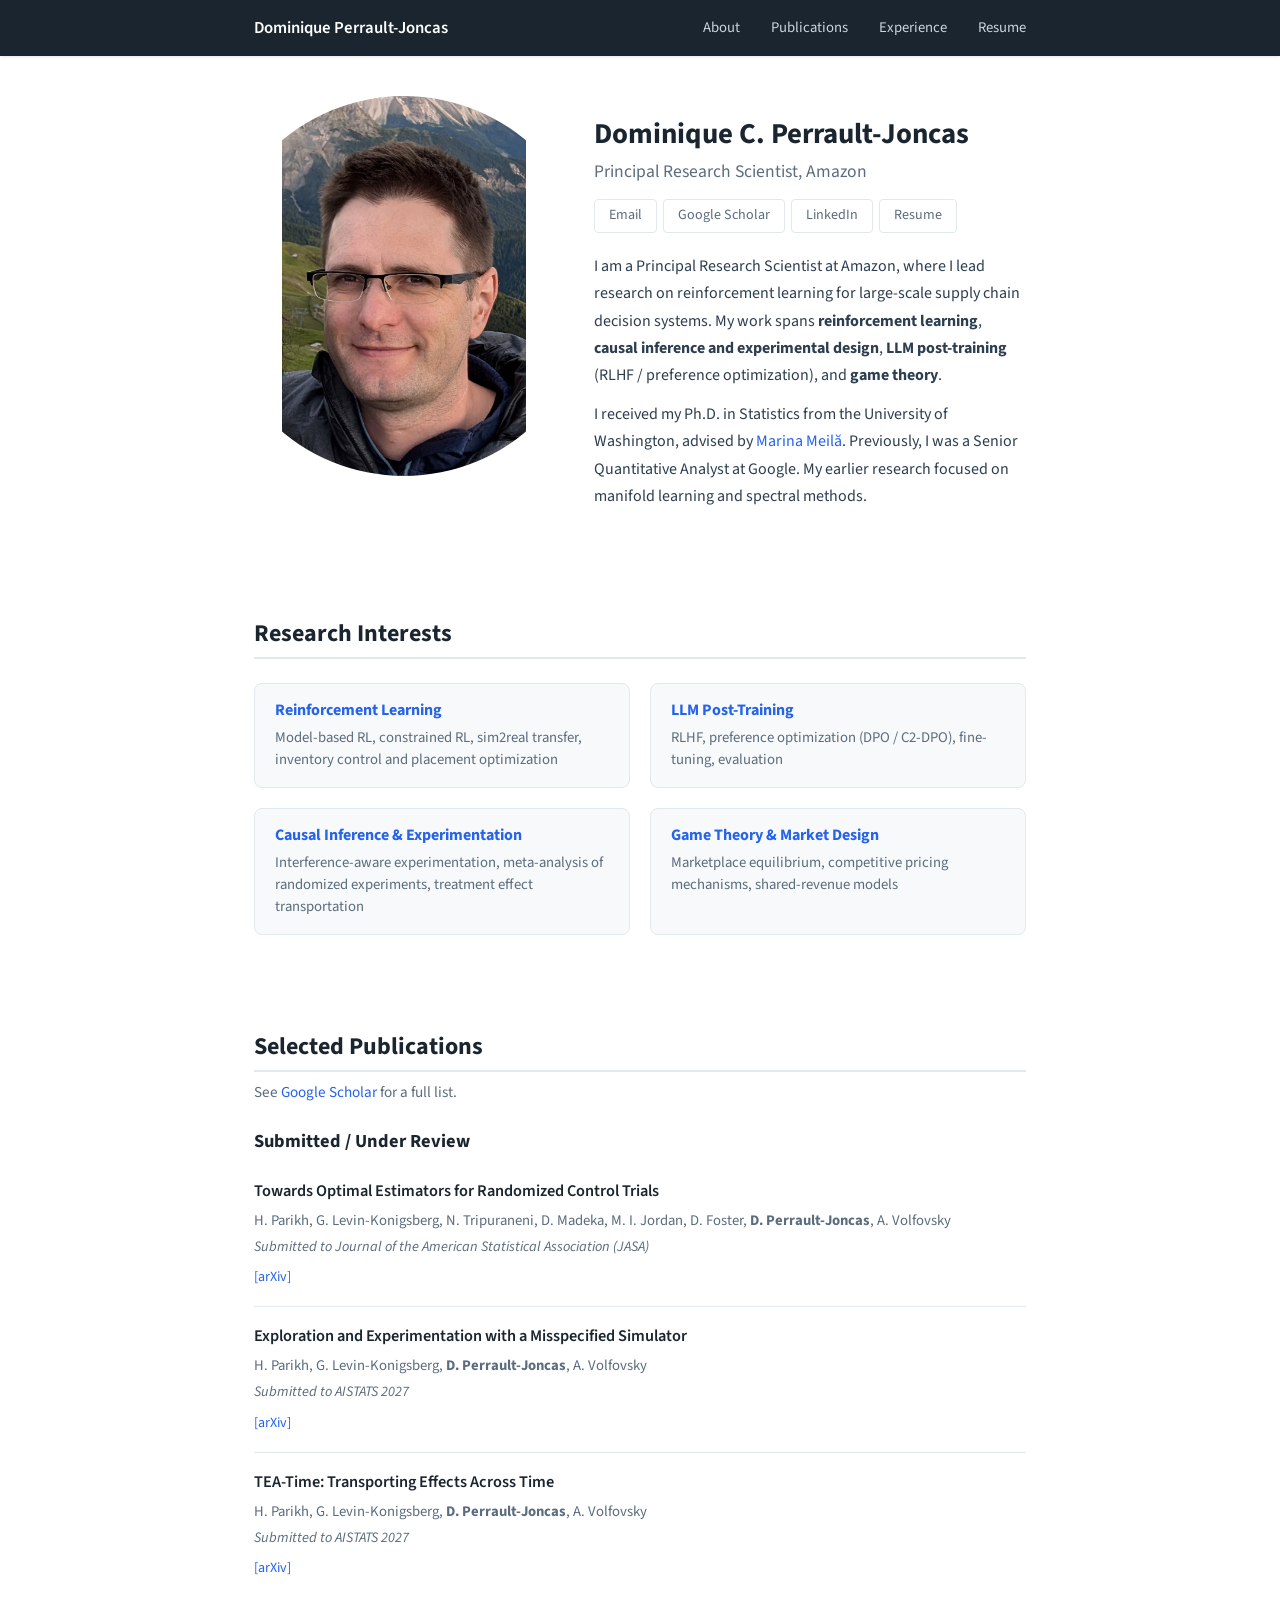
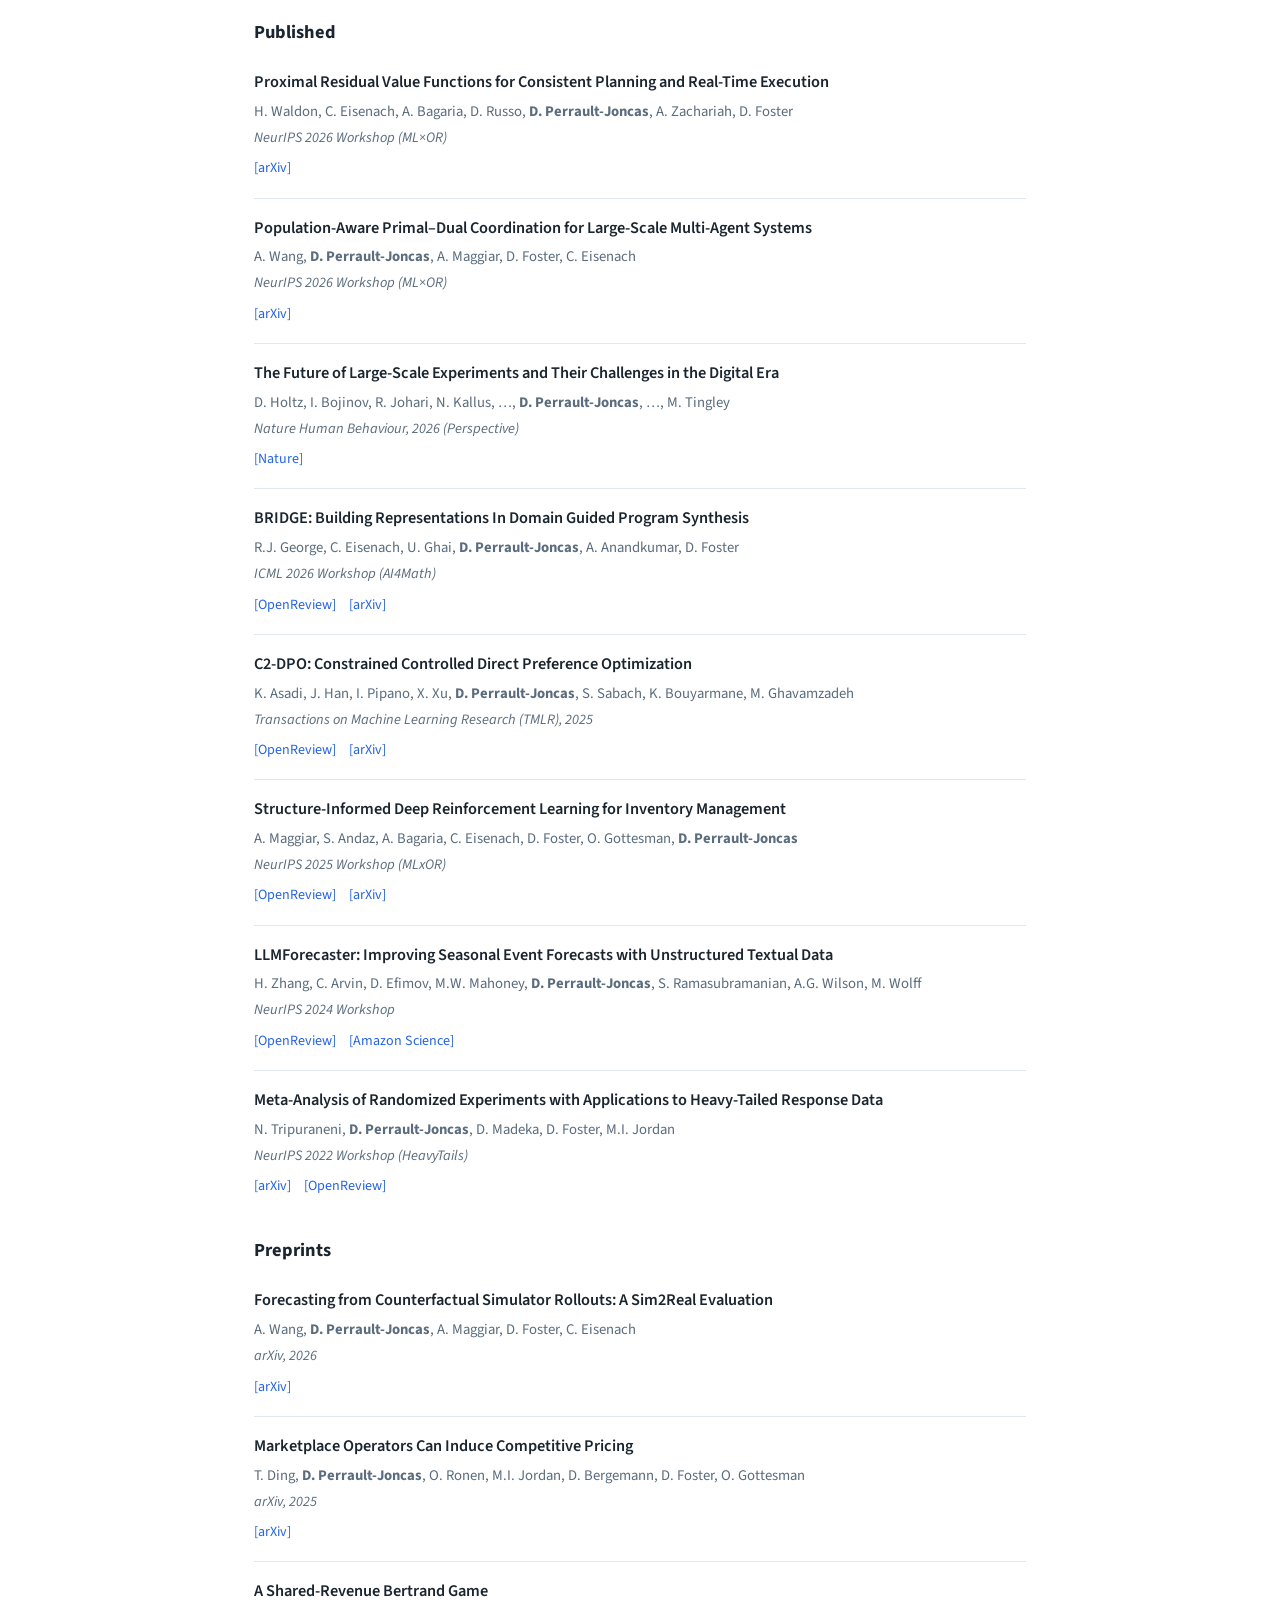
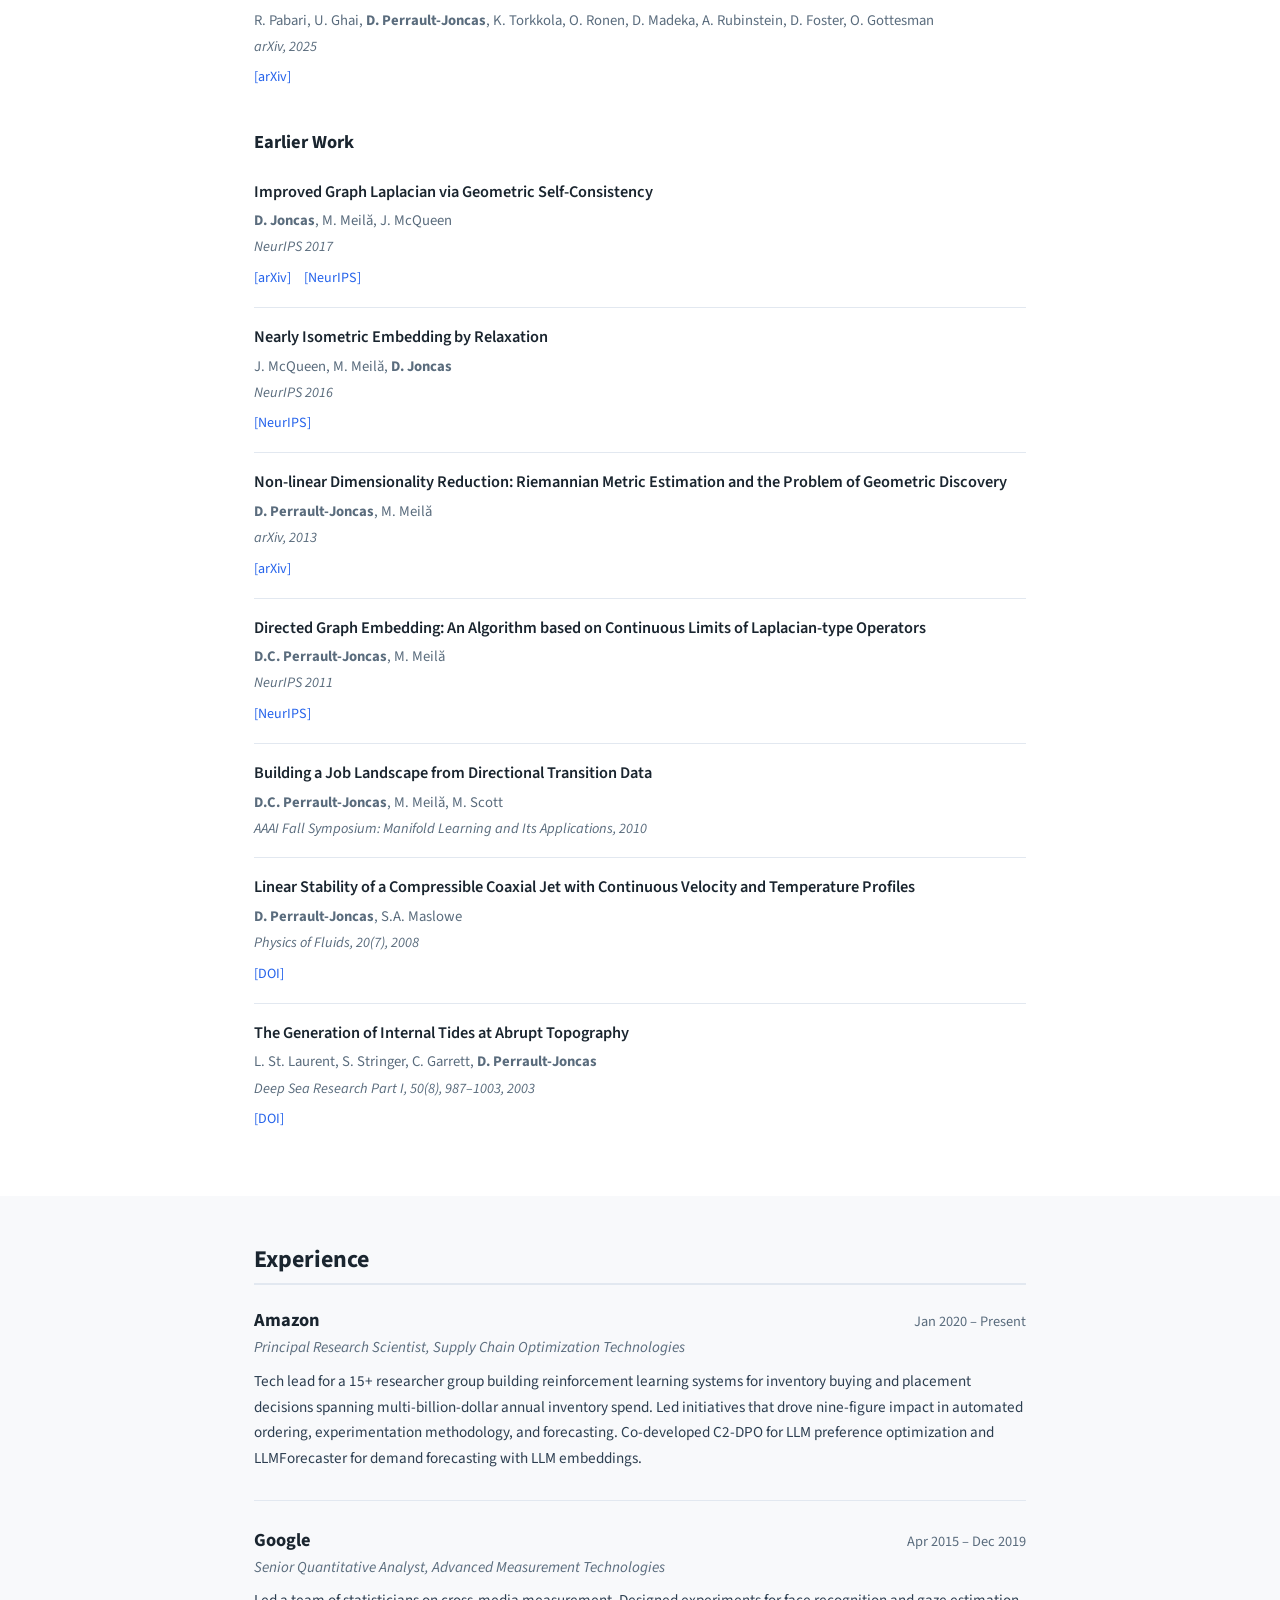
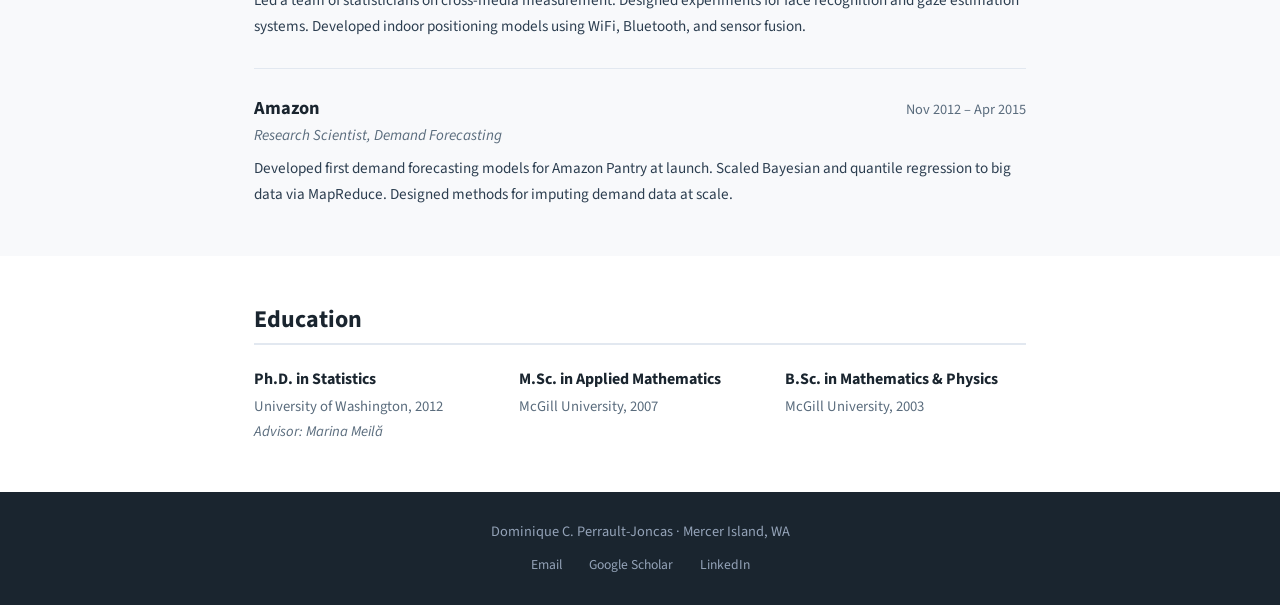
<file: index.html>
<!DOCTYPE html>
<html lang="en">
<head>
  <meta charset="UTF-8">
  <meta name="viewport" content="width=device-width, initial-scale=1.0">
  <meta name="description" content="Dominique C. Perrault-Joncas — Principal Research Scientist at Amazon. Research in reinforcement learning, causal inference, LLM post-training, and game theory. Ph.D. in Statistics, University of Washington.">
  <meta name="robots" content="index, follow">
  <link rel="canonical" href="https://dcpjoncas.github.io/">
  <title>Dominique C. Perrault-Joncas</title>
  <link rel="stylesheet" href="style.css">
  <link rel="preconnect" href="https://fonts.googleapis.com">
  <link rel="preconnect" href="https://fonts.gstatic.com" crossorigin>
  <link href="https://fonts.googleapis.com/css2?family=Source+Sans+3:ital,wght@0,300;0,400;0,600;0,700;1,400&display=swap" rel="stylesheet">
</head>
<body>

<!-- Navigation -->
<nav>
  <div class="nav-container">
    <a href="#" class="nav-name">Dominique Perrault-Joncas</a>
    <div class="nav-links">
      <a href="#about">About</a>
      <a href="#publications">Publications</a>
      <a href="#experience">Experience</a>
      <a href="Resume2026.pdf" target="_blank">Resume</a>
    </div>
  </div>
</nav>

<!-- Hero / About -->
<section id="about" class="hero">
  <div class="container hero-grid">
    <div class="hero-photo">
      <img src="photo.jpg" alt="Dominique C. Perrault-Joncas">
    </div>
    <div class="hero-text">
      <h1>Dominique C. Perrault-Joncas</h1>
      <p class="subtitle">Principal Research Scientist, Amazon</p>

      <div class="social-links">
        <a href="mailto:dcpjoncas@gmail.com" title="Email">Email</a>
        <a href="https://scholar.google.com/citations?user=rhAsq2EAAAAJ&hl=en" target="_blank" title="Google Scholar">Google Scholar</a>

        <a href="https://www.linkedin.com/in/dcpjoncas/" target="_blank" title="LinkedIn">LinkedIn</a>
        <a href="Resume2026.pdf" target="_blank" title="Resume">Resume</a>
      </div>

      <p>
        I am a Principal Research Scientist at Amazon, where I lead research on reinforcement learning
        for large-scale supply chain decision systems. My work spans <strong>reinforcement learning</strong>,
        <strong>causal inference and experimental design</strong>, <strong>LLM post-training</strong> (RLHF / preference optimization),
        and <strong>game theory</strong>.
      </p>
      <p>
        I received my Ph.D. in Statistics from the University of Washington, advised by
        <a href="https://sites.stat.washington.edu/mmp/" target="_blank">Marina Meil&#259;</a>.
        Previously, I was a Senior Quantitative Analyst at Google. My earlier research focused on
        manifold learning and spectral methods.
      </p>
    </div>
  </div>
</section>

<!-- Research Interests -->
<section id="research" class="section">
  <div class="container">
    <h2>Research Interests</h2>
    <div class="interests-grid">
      <div class="interest">
        <h3>Reinforcement Learning</h3>
        <p>Model-based RL, constrained RL, sim2real transfer, inventory control and placement optimization</p>
      </div>
      <div class="interest">
        <h3>LLM Post-Training</h3>
        <p>RLHF, preference optimization (DPO / C2-DPO), fine-tuning, evaluation</p>
      </div>
      <div class="interest">
        <h3>Causal Inference &amp; Experimentation</h3>
        <p>Interference-aware experimentation, meta-analysis of randomized experiments, treatment effect transportation</p>
      </div>
      <div class="interest">
        <h3>Game Theory &amp; Market Design</h3>
        <p>Marketplace equilibrium, competitive pricing mechanisms, shared-revenue models</p>
      </div>
    </div>
  </div>
</section>


<!-- Publications -->
<section id="publications" class="section">
  <div class="container">
    <h2>Selected Publications</h2>
    <p class="section-note">See <a href="https://scholar.google.com/citations?user=rhAsq2EAAAAJ&hl=en" target="_blank">Google Scholar</a> for a full list.</p>

    <h3>Submitted / Under Review</h3>
    <ol class="pub-list">

      <li class="pub">
        <span class="pub-title">Towards Optimal Estimators for Randomized Control Trials</span>
        <span class="pub-authors">H. Parikh, G. Levin-Konigsberg, N. Tripuraneni, D. Madeka, M. I. Jordan, D. Foster, <strong>D. Perrault-Joncas</strong>, A. Volfovsky</span>
        <span class="pub-venue">Submitted to Journal of the American Statistical Association (JASA)</span>
        <span class="pub-links">
          <a href="https://arxiv.org/abs/2607.23254" target="_blank">[arXiv]</a>
        </span>
      </li>

      <li class="pub">
        <span class="pub-title">Exploration and Experimentation with a Misspecified Simulator</span>
        <span class="pub-authors">H. Parikh, G. Levin-Konigsberg, <strong>D. Perrault-Joncas</strong>, A. Volfovsky</span>
        <span class="pub-venue">Submitted to AISTATS 2027</span>
        <span class="pub-links">
          <a href="https://arxiv.org/abs/2605.21458" target="_blank">[arXiv]</a>
        </span>
      </li>

      <li class="pub">
        <span class="pub-title">TEA-Time: Transporting Effects Across Time</span>
        <span class="pub-authors">H. Parikh, G. Levin-Konigsberg, <strong>D. Perrault-Joncas</strong>, A. Volfovsky</span>
        <span class="pub-venue">Submitted to AISTATS 2027</span>
        <span class="pub-links">
          <a href="https://arxiv.org/abs/2603.07018" target="_blank">[arXiv]</a>
        </span>
      </li>

    </ol>

    <h3>Published</h3>
    <ol class="pub-list" reversed>

      <li class="pub">
        <span class="pub-title">Proximal Residual Value Functions for Consistent Planning and Real-Time Execution</span>
        <span class="pub-authors">H. Waldon, C. Eisenach, A. Bagaria, D. Russo, <strong>D. Perrault-Joncas</strong>, A. Zachariah, D. Foster</span>
        <span class="pub-venue">NeurIPS 2026 Workshop (ML&times;OR)</span>
        <span class="pub-links">
          <a href="https://arxiv.org/abs/2609.23242" target="_blank">[arXiv]</a>
        </span>
      </li>

      <li class="pub">
        <span class="pub-title">Population-Aware Primal&ndash;Dual Coordination for Large-Scale Multi-Agent Systems</span>
        <span class="pub-authors">A. Wang, <strong>D. Perrault-Joncas</strong>, A. Maggiar, D. Foster, C. Eisenach</span>
        <span class="pub-venue">NeurIPS 2026 Workshop (ML&times;OR)</span>
        <span class="pub-links">
          <a href="https://arxiv.org/abs/2605.13900" target="_blank">[arXiv]</a>
        </span>
      </li>

      <li class="pub">
        <span class="pub-title">The Future of Large-Scale Experiments and Their Challenges in the Digital Era</span>
        <span class="pub-authors">D. Holtz, I. Bojinov, R. Johari, N. Kallus, &hellip;, <strong>D. Perrault-Joncas</strong>, &hellip;, M. Tingley</span>
        <span class="pub-venue">Nature Human Behaviour, 2026 (Perspective)</span>
        <span class="pub-links">
          <a href="https://doi.org/10.1038/s41562-026-02582-6" target="_blank">[Nature]</a>
        </span>
      </li>

      <li class="pub">
        <span class="pub-title">BRIDGE: Building Representations In Domain Guided Program Synthesis</span>
        <span class="pub-authors">R.J. George, C. Eisenach, U. Ghai, <strong>D. Perrault-Joncas</strong>, A. Anandkumar, D. Foster</span>
        <span class="pub-venue">ICML 2026 Workshop (AI4Math)</span>
        <span class="pub-links">
          <a href="https://openreview.net/forum?id=vn8d5m64Cm" target="_blank">[OpenReview]</a>
          <a href="https://arxiv.org/abs/2511.21104" target="_blank">[arXiv]</a>
        </span>
      </li>

      <li class="pub">
        <span class="pub-title">C2-DPO: Constrained Controlled Direct Preference Optimization</span>
        <span class="pub-authors">K. Asadi, J. Han, I. Pipano, X. Xu, <strong>D. Perrault-Joncas</strong>, S. Sabach, K. Bouyarmane, M. Ghavamzadeh</span>
        <span class="pub-venue">Transactions on Machine Learning Research (TMLR), 2025</span>
        <span class="pub-links">
          <a href="https://openreview.net/forum?id=7h5Ho9t5NL" target="_blank">[OpenReview]</a>
          <a href="https://arxiv.org/abs/2502.17507" target="_blank">[arXiv]</a>
        </span>
      </li>

      <li class="pub">
        <span class="pub-title">Structure-Informed Deep Reinforcement Learning for Inventory Management</span>
        <span class="pub-authors">A. Maggiar, S. Andaz, A. Bagaria, C. Eisenach, D. Foster, O. Gottesman, <strong>D. Perrault-Joncas</strong></span>
        <span class="pub-venue">NeurIPS 2025 Workshop (MLxOR)</span>
        <span class="pub-links">
          <a href="https://openreview.net/forum?id=asKybwTGUt" target="_blank">[OpenReview]</a>
          <a href="https://arxiv.org/abs/2507.22040" target="_blank">[arXiv]</a>
        </span>
      </li>

      <li class="pub">
        <span class="pub-title">LLMForecaster: Improving Seasonal Event Forecasts with Unstructured Textual Data</span>
        <span class="pub-authors">H. Zhang, C. Arvin, D. Efimov, M.W. Mahoney, <strong>D. Perrault-Joncas</strong>, S. Ramasubramanian, A.G. Wilson, M. Wolff</span>
        <span class="pub-venue">NeurIPS 2024 Workshop</span>
        <span class="pub-links">
          <a href="https://openreview.net/forum?id=ABHcRjZegi" target="_blank">[OpenReview]</a>
          <a href="https://www.amazon.science/publications/llmforecaster-improving-seasonal-event-forecasts-with-unstructured-textual-data" target="_blank">[Amazon Science]</a>
        </span>
      </li>

      <li class="pub">
        <span class="pub-title">Meta-Analysis of Randomized Experiments with Applications to Heavy-Tailed Response Data</span>
        <span class="pub-authors">N. Tripuraneni, <strong>D. Perrault-Joncas</strong>, D. Madeka, D. Foster, M.I. Jordan</span>
        <span class="pub-venue">NeurIPS 2022 Workshop (HeavyTails)</span>
        <span class="pub-links">
          <a href="https://arxiv.org/abs/2112.07602" target="_blank">[arXiv]</a>
          <a href="https://openreview.net/forum?id=rWptAXSkIC" target="_blank">[OpenReview]</a>
        </span>
      </li>

    </ol>

    <h3>Preprints</h3>
    <ol class="pub-list">

      <li class="pub">
        <span class="pub-title">Forecasting from Counterfactual Simulator Rollouts: A Sim2Real Evaluation</span>
        <span class="pub-authors">A. Wang, <strong>D. Perrault-Joncas</strong>, A. Maggiar, D. Foster, C. Eisenach</span>
        <span class="pub-venue">arXiv, 2026</span>
        <span class="pub-links">
          <a href="https://arxiv.org/abs/2610.03662" target="_blank">[arXiv]</a>
        </span>
      </li>

      <li class="pub">
        <span class="pub-title">Marketplace Operators Can Induce Competitive Pricing</span>
        <span class="pub-authors">T. Ding, <strong>D. Perrault-Joncas</strong>, O. Ronen, M.I. Jordan, D. Bergemann, D. Foster, O. Gottesman</span>
        <span class="pub-venue">arXiv, 2025</span>
        <span class="pub-links">
          <a href="https://arxiv.org/abs/2503.06582" target="_blank">[arXiv]</a>
        </span>
      </li>

      <li class="pub">
        <span class="pub-title">A Shared-Revenue Bertrand Game</span>
        <span class="pub-authors">R. Pabari, U. Ghai, <strong>D. Perrault-Joncas</strong>, K. Torkkola, O. Ronen, D. Madeka, A. Rubinstein, D. Foster, O. Gottesman</span>
        <span class="pub-venue">arXiv, 2025</span>
        <span class="pub-links">
          <a href="https://arxiv.org/abs/2502.07952" target="_blank">[arXiv]</a>
        </span>
      </li>

    </ol>

    <h3>Earlier Work</h3>
    <ol class="pub-list" reversed>

      <li class="pub">
        <span class="pub-title">Improved Graph Laplacian via Geometric Self-Consistency</span>
        <span class="pub-authors"><strong>D. Joncas</strong>, M. Meil&#259;, J. McQueen</span>
        <span class="pub-venue">NeurIPS 2017</span>
        <span class="pub-links">
          <a href="https://arxiv.org/abs/1406.0118" target="_blank">[arXiv]</a>
          <a href="https://proceedings.neurips.cc/paper/2017/hash/2d2ca7eedf739ef4c3800713ec482e1a-Abstract.html" target="_blank">[NeurIPS]</a>
        </span>
      </li>

      <li class="pub">
        <span class="pub-title">Nearly Isometric Embedding by Relaxation</span>
        <span class="pub-authors">J. McQueen, M. Meil&#259;, <strong>D. Joncas</strong></span>
        <span class="pub-venue">NeurIPS 2016</span>
        <span class="pub-links">
          <a href="https://proceedings.neurips.cc/paper/2016/hash/ea8fcd92d59581717e06eb187f10666d-Abstract.html" target="_blank">[NeurIPS]</a>
        </span>
      </li>

      <li class="pub">
        <span class="pub-title">Non-linear Dimensionality Reduction: Riemannian Metric Estimation and the Problem of Geometric Discovery</span>
        <span class="pub-authors"><strong>D. Perrault-Joncas</strong>, M. Meil&#259;</span>
        <span class="pub-venue">arXiv, 2013</span>
        <span class="pub-links">
          <a href="https://arxiv.org/abs/1305.7255" target="_blank">[arXiv]</a>
        </span>
      </li>

      <li class="pub">
        <span class="pub-title">Directed Graph Embedding: An Algorithm based on Continuous Limits of Laplacian-type Operators</span>
        <span class="pub-authors"><strong>D.C. Perrault-Joncas</strong>, M. Meil&#259;</span>
        <span class="pub-venue">NeurIPS 2011</span>
        <span class="pub-links">
          <a href="https://proceedings.neurips.cc/paper/2011/hash/2987d03b2d2b05e1de4c3656eea1aff4-Abstract.html" target="_blank">[NeurIPS]</a>
        </span>
      </li>

      <li class="pub">
        <span class="pub-title">Building a Job Landscape from Directional Transition Data</span>
        <span class="pub-authors"><strong>D.C. Perrault-Joncas</strong>, M. Meil&#259;, M. Scott</span>
        <span class="pub-venue">AAAI Fall Symposium: Manifold Learning and Its Applications, 2010</span>
      </li>

      <li class="pub">
        <span class="pub-title">Linear Stability of a Compressible Coaxial Jet with Continuous Velocity and Temperature Profiles</span>
        <span class="pub-authors"><strong>D. Perrault-Joncas</strong>, S.A. Maslowe</span>
        <span class="pub-venue">Physics of Fluids, 20(7), 2008</span>
        <span class="pub-links">
          <a href="https://doi.org/10.1063/1.2946443" target="_blank">[DOI]</a>
        </span>
      </li>

      <li class="pub">
        <span class="pub-title">The Generation of Internal Tides at Abrupt Topography</span>
        <span class="pub-authors">L. St. Laurent, S. Stringer, C. Garrett, <strong>D. Perrault-Joncas</strong></span>
        <span class="pub-venue">Deep Sea Research Part I, 50(8), 987&ndash;1003, 2003</span>
        <span class="pub-links">
          <a href="https://doi.org/10.1016/s0967-0637(03)00096-7" target="_blank">[DOI]</a>
        </span>
      </li>

    </ol>
  </div>
</section>

<!-- Experience -->
<section id="experience" class="section alt-bg">
  <div class="container">
    <h2>Experience</h2>

    <div class="exp-item">
      <div class="exp-header">
        <h3>Amazon</h3>
        <span class="exp-date">Jan 2020 &ndash; Present</span>
      </div>
      <p class="exp-role">Principal Research Scientist, Supply Chain Optimization Technologies</p>
      <p>
        Tech lead for a 15+ researcher group building reinforcement learning systems for inventory
        buying and placement decisions spanning multi-billion-dollar annual inventory spend. Led initiatives
        that drove nine-figure impact in automated ordering, experimentation methodology, and forecasting.
        Co-developed C2-DPO for LLM preference optimization and LLMForecaster for demand forecasting with LLM embeddings.
      </p>
    </div>

    <div class="exp-item">
      <div class="exp-header">
        <h3>Google</h3>
        <span class="exp-date">Apr 2015 &ndash; Dec 2019</span>
      </div>
      <p class="exp-role">Senior Quantitative Analyst, Advanced Measurement Technologies</p>
      <p>
        Led a team of statisticians on cross-media measurement. Designed experiments for face recognition
        and gaze estimation systems. Developed indoor positioning models using WiFi, Bluetooth, and sensor fusion.
      </p>
    </div>

    <div class="exp-item">
      <div class="exp-header">
        <h3>Amazon</h3>
        <span class="exp-date">Nov 2012 &ndash; Apr 2015</span>
      </div>
      <p class="exp-role">Research Scientist, Demand Forecasting</p>
      <p>
        Developed first demand forecasting models for Amazon Pantry at launch. Scaled Bayesian and quantile
        regression to big data via MapReduce. Designed methods for imputing demand data at scale.
      </p>
    </div>
  </div>
</section>

<!-- Education -->
<section id="education" class="section">
  <div class="container">
    <h2>Education</h2>
    <div class="edu-grid">
      <div class="edu-item">
        <h3>Ph.D. in Statistics</h3>
        <p>University of Washington, 2012</p>
        <p class="edu-detail">Advisor: Marina Meil&#259;</p>
      </div>
      <div class="edu-item">
        <h3>M.Sc. in Applied Mathematics</h3>
        <p>McGill University, 2007</p>
      </div>
      <div class="edu-item">
        <h3>B.Sc. in Mathematics &amp; Physics</h3>
        <p>McGill University, 2003</p>
      </div>
    </div>
  </div>
</section>

<!-- Footer -->
<footer>
  <div class="container">
    <p>Dominique C. Perrault-Joncas &middot; Mercer Island, WA</p>
    <div class="footer-links">
      <a href="mailto:dcpjoncas@gmail.com">Email</a>
      <a href="https://scholar.google.com/citations?user=rhAsq2EAAAAJ&hl=en" target="_blank">Google Scholar</a>

      <a href="https://www.linkedin.com/in/dcpjoncas/" target="_blank">LinkedIn</a>
    </div>
  </div>
</footer>

</body>
</html>
</file>
<file: style.css>
/* ===== Reset & Base ===== */
*, *::before, *::after {
  box-sizing: border-box;
  margin: 0;
  padding: 0;
}

:root {
  --color-text: #2c3e50;
  --color-text-light: #5a6c7d;
  --color-heading: #1a252f;
  --color-accent: #2563eb;
  --color-accent-hover: #1d4ed8;
  --color-bg: #ffffff;
  --color-bg-alt: #f8f9fb;
  --color-border: #e2e8f0;
  --color-nav: #1a252f;
  --max-width: 820px;
  --font-main: 'Source Sans 3', -apple-system, BlinkMacSystemFont, 'Segoe UI', sans-serif;
}

html {
  scroll-behavior: smooth;
}

body {
  font-family: var(--font-main);
  font-size: 16px;
  line-height: 1.7;
  color: var(--color-text);
  background: var(--color-bg);
}

a {
  color: var(--color-accent);
  text-decoration: none;
}
a:hover {
  color: var(--color-accent-hover);
  text-decoration: underline;
}

h1, h2, h3 {
  color: var(--color-heading);
  line-height: 1.3;
}

.container {
  max-width: var(--max-width);
  margin: 0 auto;
  padding: 0 24px;
}

/* ===== Navigation ===== */
nav {
  background: var(--color-nav);
  position: sticky;
  top: 0;
  z-index: 100;
  box-shadow: 0 1px 3px rgba(0,0,0,0.1);
}

.nav-container {
  max-width: var(--max-width);
  margin: 0 auto;
  padding: 0 24px;
  display: flex;
  justify-content: space-between;
  align-items: center;
  height: 56px;
}

.nav-name {
  color: #ffffff;
  font-weight: 600;
  font-size: 1.05rem;
  text-decoration: none;
}
.nav-name:hover {
  color: #e2e8f0;
  text-decoration: none;
}

.nav-links a {
  color: #cbd5e1;
  font-size: 0.92rem;
  margin-left: 28px;
  text-decoration: none;
  transition: color 0.2s;
}
.nav-links a:hover {
  color: #ffffff;
  text-decoration: none;
}

/* ===== Hero / About ===== */
.hero {
  padding: 60px 0 48px;
}

.hero-grid {
  display: grid;
  grid-template-columns: 300px 1fr;
  gap: 40px;
  align-items: start;
}

.hero-photo {
  width: 380px;
  height: 380px;
  margin-left: -40px;
  margin-top: -20px;
  border-radius: 50%;
  overflow: hidden;
  display: flex;
  align-items: center;
  justify-content: center;
}

.hero-photo img {
  width: 100%;
  height: 100%;
  object-fit: contain;
  display: block;
}

.hero-text h1 {
  font-size: 1.8rem;
  margin-bottom: 4px;
}

.subtitle {
  font-size: 1.1rem;
  color: var(--color-text-light);
  margin-bottom: 12px;
}

.social-links {
  margin-bottom: 20px;
  display: flex;
  flex-wrap: wrap;
  gap: 6px;
}

.social-links a {
  display: inline-block;
  padding: 4px 14px;
  border: 1px solid var(--color-border);
  border-radius: 4px;
  font-size: 0.88rem;
  color: var(--color-text-light);
  transition: all 0.2s;
}
.social-links a:hover {
  color: var(--color-accent);
  border-color: var(--color-accent);
  text-decoration: none;
}

.hero-text p {
  margin-bottom: 12px;
}

/* ===== Sections ===== */
.section {
  padding: 48px 0;
}

.alt-bg {
  background: var(--color-bg-alt);
}

.section h2 {
  font-size: 1.5rem;
  margin-bottom: 24px;
  padding-bottom: 8px;
  border-bottom: 2px solid var(--color-border);
}

.section h3 {
  font-size: 1.15rem;
  margin-top: 24px;
  margin-bottom: 8px;
}

.section-note {
  margin-top: -16px;
  margin-bottom: 24px;
  color: var(--color-text-light);
  font-size: 0.95rem;
}

/* ===== Research Interests ===== */
.interests-grid {
  display: grid;
  grid-template-columns: 1fr 1fr;
  gap: 20px;
}

.interest {
  padding: 16px 20px;
  background: var(--color-bg-alt);
  border-radius: 8px;
  border: 1px solid var(--color-border);
}

.interest h3 {
  font-size: 1rem;
  margin: 0 0 6px 0;
  color: var(--color-accent);
}

.interest p {
  font-size: 0.92rem;
  color: var(--color-text-light);
  margin: 0;
  line-height: 1.5;
}

/* ===== News ===== */
.news-list {
  list-style: none;
}

.news-list li {
  display: grid;
  grid-template-columns: 90px 1fr;
  gap: 12px;
  padding: 10px 0;
  border-bottom: 1px solid var(--color-border);
  font-size: 0.95rem;
}

.news-list li:last-child {
  border-bottom: none;
}

.date {
  font-weight: 600;
  color: var(--color-text-light);
  font-size: 0.88rem;
}

/* ===== Publications ===== */
.pub-list {
  list-style: none;
  counter-reset: pub-counter;
}

.pub-list li {
  counter-increment: pub-counter;
}

.pub {
  display: flex;
  flex-direction: column;
  padding: 16px 0;
  border-bottom: 1px solid var(--color-border);
}

.pub:last-child {
  border-bottom: none;
}

.pub-title {
  font-weight: 600;
  font-size: 1.02rem;
  color: var(--color-heading);
}

.pub-authors {
  font-size: 0.92rem;
  color: var(--color-text-light);
  margin-top: 2px;
}

.pub-venue {
  font-size: 0.9rem;
  font-style: italic;
  color: var(--color-text-light);
  margin-top: 2px;
}

.pub-links {
  margin-top: 4px;
}

.pub-links a {
  font-size: 0.88rem;
  margin-right: 10px;
}

.pub-list-simple {
  list-style: disc;
  padding-left: 20px;
  color: var(--color-text-light);
  font-size: 0.95rem;
}

.pub-list-simple li {
  margin-bottom: 4px;
}

/* ===== Experience ===== */
.exp-item {
  margin-bottom: 28px;
  padding-bottom: 28px;
  border-bottom: 1px solid var(--color-border);
}

.exp-item:last-child {
  border-bottom: none;
  margin-bottom: 0;
  padding-bottom: 0;
}

.exp-header {
  display: flex;
  justify-content: space-between;
  align-items: baseline;
}

.exp-header h3 {
  margin: 0;
  font-size: 1.15rem;
}

.exp-date {
  font-size: 0.9rem;
  color: var(--color-text-light);
  white-space: nowrap;
}

.exp-role {
  font-style: italic;
  color: var(--color-text-light);
  margin-bottom: 8px;
  font-size: 0.95rem;
}

.exp-item > p:last-child {
  font-size: 0.95rem;
}

/* ===== Education ===== */
.edu-grid {
  display: grid;
  grid-template-columns: 1fr 1fr 1fr;
  gap: 24px;
}

.edu-item h3 {
  font-size: 1rem;
  margin: 0 0 4px 0;
}

.edu-item p {
  font-size: 0.92rem;
  color: var(--color-text-light);
  margin: 0;
}

.edu-detail {
  font-style: italic;
}

/* ===== Footer ===== */
footer {
  background: var(--color-nav);
  color: #94a3b8;
  padding: 28px 0;
  text-align: center;
  font-size: 0.9rem;
}

.footer-links {
  margin-top: 8px;
}

.footer-links a {
  color: #94a3b8;
  margin: 0 12px;
  font-size: 0.85rem;
}
.footer-links a:hover {
  color: #e2e8f0;
  text-decoration: none;
}

/* ===== Responsive ===== */
@media (max-width: 700px) {
  .hero-grid {
    grid-template-columns: 1fr;
    text-align: center;
  }

  .hero-photo {
    display: flex;
    justify-content: center;
  }

  .hero-photo {
    width: 200px;
    height: 200px;
  }

  .hero-photo img {
    width: 100%;
    height: 100%;
  }

  .social-links {
    justify-content: center;
  }

  .interests-grid {
    grid-template-columns: 1fr;
  }

  .edu-grid {
    grid-template-columns: 1fr;
  }

  .exp-header {
    flex-direction: column;
  }

  .nav-container {
    flex-direction: column;
    height: auto;
    padding: 12px 24px;
    gap: 8px;
  }

  .nav-links a {
    margin-left: 16px;
  }

  .nav-links a:first-child {
    margin-left: 0;
  }
}

/* Hide News section (removed) */
#news { display: none !important; }
</file>
